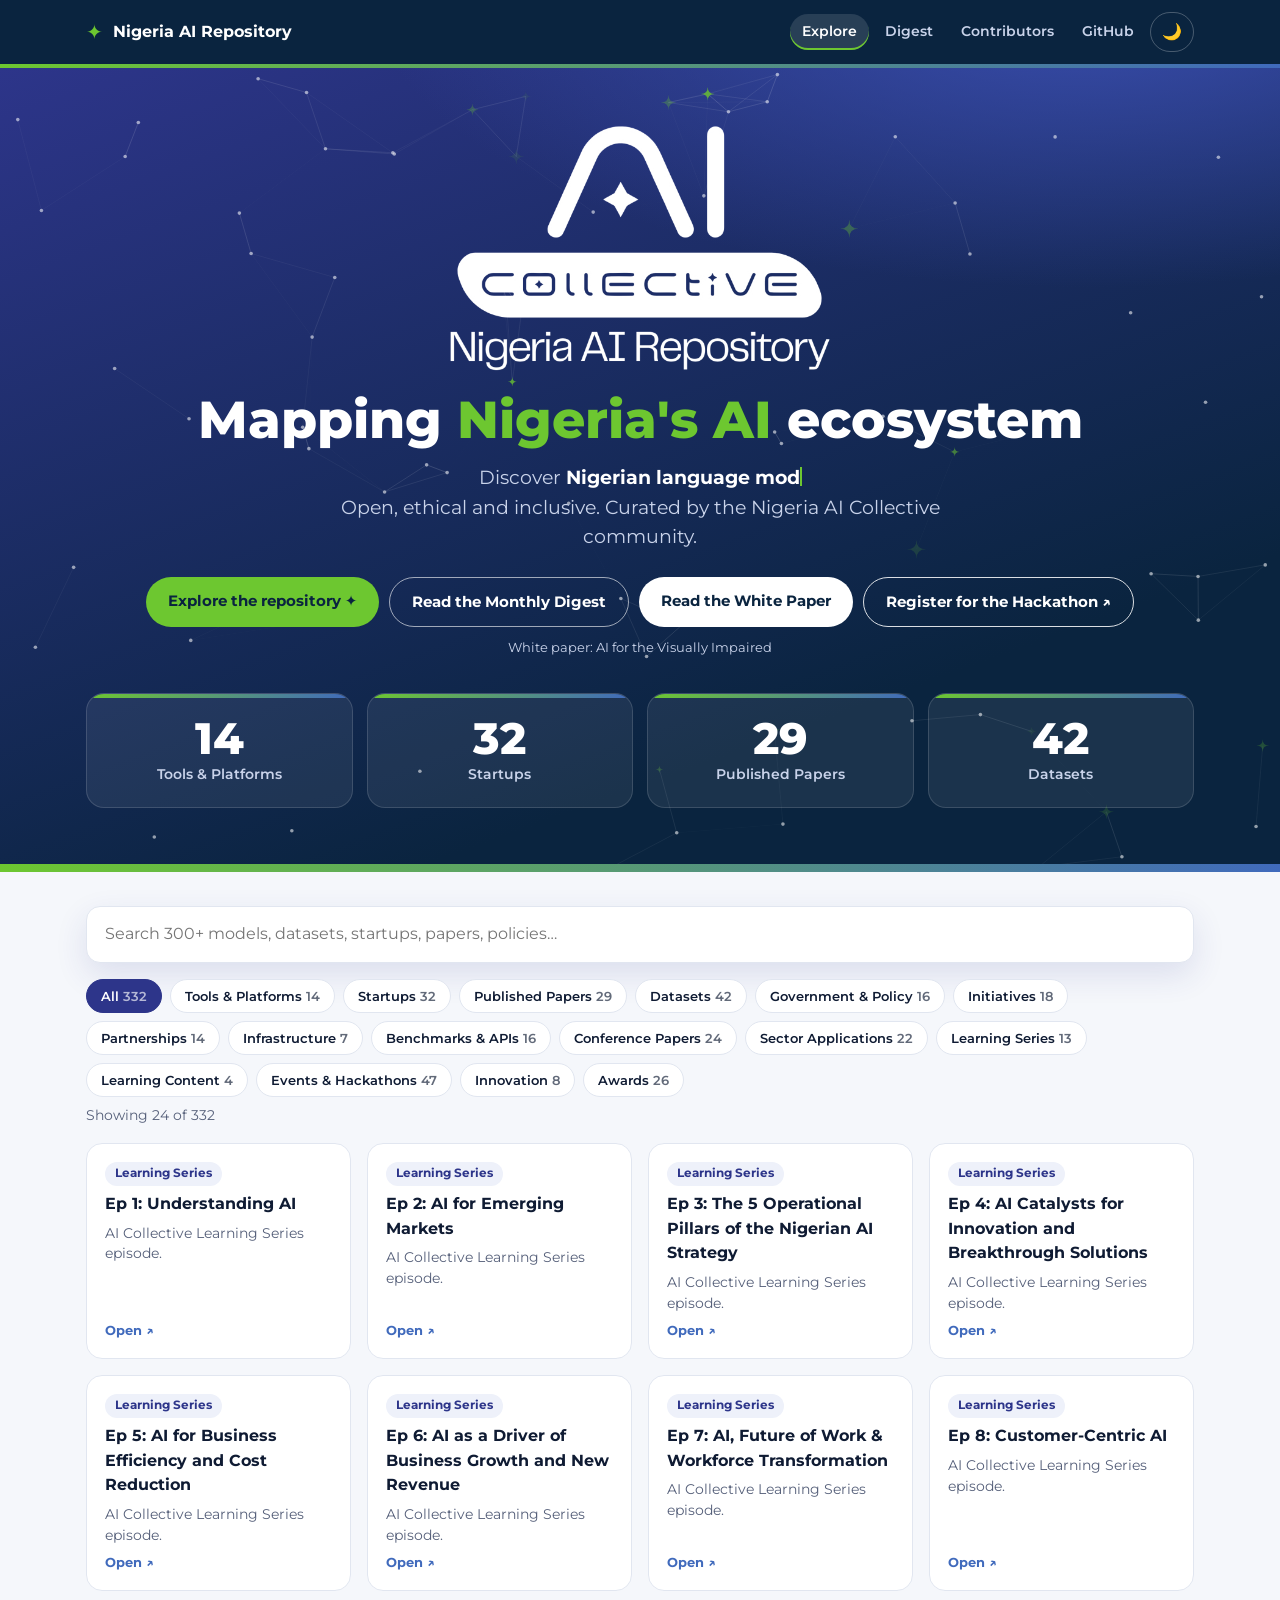
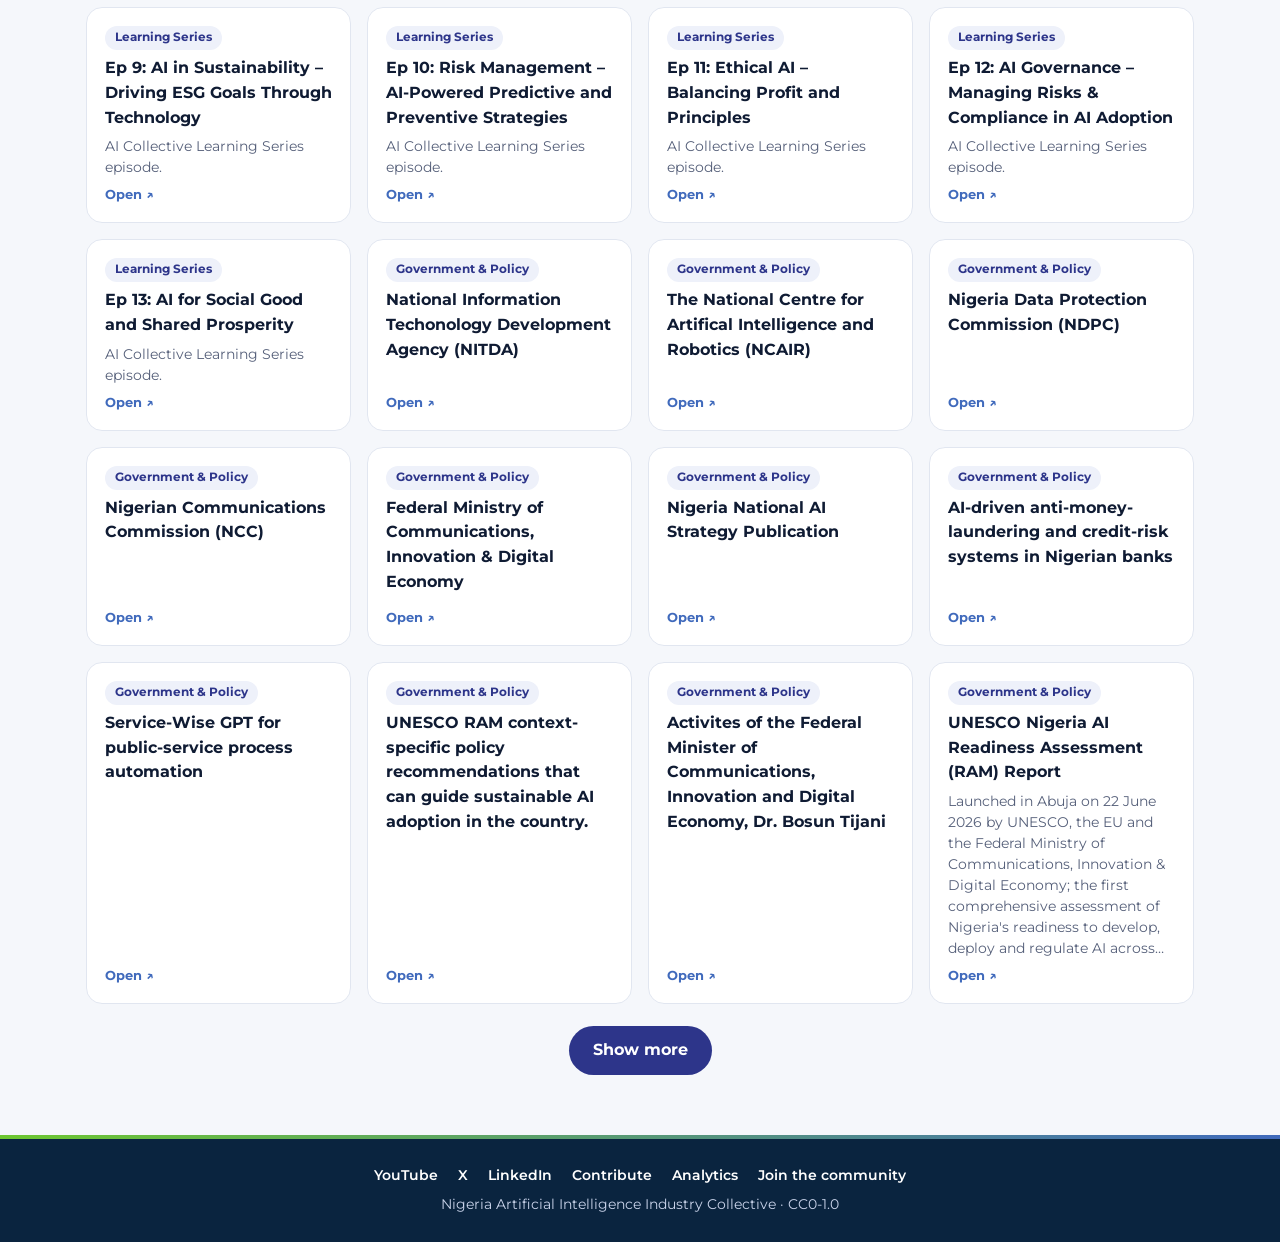
<file: index.html>
<!doctype html>
<html lang="en">
<head>
<meta charset="utf-8">
<meta name="viewport" content="width=device-width, initial-scale=1">
<title>Nigeria AI Repository · AI Collective</title>
<meta name="description" content="A catalogue of the full spectrum of AI advancement in Nigeria, by the Nigeria AI Collective.">
<link rel="preconnect" href="https://fonts.googleapis.com"><link rel="preconnect" href="https://fonts.gstatic.com" crossorigin>
<link href="https://fonts.googleapis.com/css2?family=Montserrat:wght@400;500;600;700;800&display=swap" rel="stylesheet">
<link rel="stylesheet" href="style.css?v=20261030">
</head>
<body>
<nav><div class="wrap">
  <a class="brand" href="index.html"><b class="mark">✦</b><span>Nigeria AI Repository</span></a>
  <div class="links">
    <a href="index.html" class="active">Explore</a>
    <a href="digest.html">Digest</a>
    <a href="contributors.html">Contributors</a>
    <a class="gh" href="https://github.com/aicollectiveng/Nigeria-AI-Repository">GitHub</a>
    <button class="btn" id="themeBtn" aria-label="Toggle dark mode">🌙</button>
  </div>
</div></nav>

<header class="hero">
  <canvas id="bg" aria-hidden="true"></canvas>
  <div class="wrap">
    <img class="logo" src="logo-white.png" alt="AI Collective · Nigeria AI Repository">
    <h1>Mapping <span class="hl">Nigeria's AI</span> ecosystem</h1>
    <p>Discover <span class="typed" id="typed"></span><span class="cursor"></span><br>
      Open, ethical and inclusive. Curated by the Nigeria AI Collective community.</p>
    <div class="cta">
      <a class="primary" href="#explore">Explore the repository ✦</a>
      <a class="ghost" href="digest.html">Read the Monthly Digest</a>
      <a class="paper" id="wpBtn" href="whitepaper.html">Read the White Paper</a>
      <a class="hack" href="https://datasciencenigeria.org/ai-for-visually-impaired-hackathon/" target="_blank" rel="noopener"
         data-goatcounter-click="hackathon-register" data-goatcounter-title="Register for the AI for Visually Impaired Hackathon">Register for the Hackathon ↗</a>
    </div>
    <div class="paper-note" id="wpNote"></div>
    <div class="stats" id="stats"></div>
  </div>
</header>

<main class="explorer wrap" id="explore">
  <input class="search" id="search" type="search" placeholder="Search 300+ models, datasets, startups, papers, policies…" aria-label="Search the repository">
  <div class="chips" id="chips"></div>
  <div class="count" id="count"></div>
  <div class="grid" id="grid"></div>
  <button class="more" id="more" hidden>Show more</button>
</main>

<footer>
  <a href="https://www.youtube.com/@aicollectiveng">YouTube</a>
  <a href="https://x.com/aicollectiveng">X</a>
  <a href="https://www.linkedin.com/company/nigeria-ai-collective/">LinkedIn</a>
  <a href="https://github.com/aicollectiveng/Nigeria-AI-Repository/issues/new?template=contribution.yml">Contribute</a>
  <a href="stats.html">Analytics</a>
  <a href="https://bit.ly/AI-Collective-Com-Onboard">Join the community</a>
  <div style="margin-top:8px">Nigeria Artificial Intelligence Industry Collective · CC0-1.0</div>
</footer>

<script src="data.js"></script>
<script src="common.js"></script>
<script>
// White paper button (link and live download count come from common.js)
const wpBtn = document.getElementById('wpBtn');
wpBtn.title = WHITEPAPER.title;
document.getElementById('wpNote').textContent = `White paper: ${WHITEPAPER.title}`;

// Typing effect
const words = ["Nigerian language models.","open African datasets.","AI startups.","published research.","national AI policy.","data centres and compute."];
(function type(w=0,c=0,del=false){
  const el = document.getElementById('typed'), word = words[w];
  el.textContent = word.slice(0,c);
  if(!del && c<word.length) return setTimeout(()=>type(w,c+1,false),70);
  if(!del) return setTimeout(()=>type(w,c,true),1500);
  if(c>0) return setTimeout(()=>type(w,c-1,true),35);
  setTimeout(()=>type((w+1)%words.length,0,false),250);
})();

// The four headline numbers — counted live from the README data
const STAT_CATS = ["Tools & Platforms","Startups","Published Papers","Datasets"];
const statsEl = document.getElementById('stats');
statsEl.innerHTML = STAT_CATS.map(c => {
  const n = RESOURCES.filter(r => r[0] === c).length;
  return `<a class="stat" href="#explore" data-c="${c}"><b data-to="${n}">0</b><span>${c}</span></a>`;
}).join('');
const io = new IntersectionObserver(es => es.forEach(e => { if(!e.isIntersecting) return;
  const el = e.target, to = +el.dataset.to, t0 = performance.now();
  (function tick(t){ const p = Math.min((t-t0)/1400,1); el.textContent = Math.round(to*(1-Math.pow(1-p,3))); if(p<1) requestAnimationFrame(tick); })(t0);
  io.unobserve(el); }));
statsEl.querySelectorAll('b').forEach(b => io.observe(b));
statsEl.onclick = e => { const s = e.target.closest('.stat'); if(s) setCat(s.dataset.c); };

// Search + filter + paging
let active = "All", shown = 24;
const esc = s => String(s).replace(/[&<>"]/g, m => ({'&':'&amp;','<':'&lt;','>':'&gt;','"':'&quot;'}[m]));
const chips = document.getElementById('chips');
chips.innerHTML = ["All",...CATEGORIES].map(c => {
  const n = c === "All" ? RESOURCES.length : RESOURCES.filter(r => r[0] === c).length;
  return `<button class="chip${c==="All"?" active":""}" data-c="${esc(c)}">${esc(c)}<i>${n}</i></button>`; }).join('');
chips.onclick = e => { const b = e.target.closest('.chip'); if(b) setCat(b.dataset.c); };
function setCat(c){ active = c; shown = 24;
  chips.querySelectorAll('.chip').forEach(b => b.classList.toggle('active', b.dataset.c === c)); render(); }
const search = document.getElementById('search');
search.oninput = () => { shown = 24; render(); };
document.getElementById('more').onclick = () => { shown += 24; render(); };

function render(){
  const q = search.value.trim().toLowerCase();
  const list = RESOURCES.filter(([cat,name,,desc]) =>
    (active === "All" || cat === active) && (!q || (name+" "+desc+" "+cat).toLowerCase().includes(q)));
  document.getElementById('count').textContent = `Showing ${Math.min(shown,list.length)} of ${list.length}` + (active!=="All" ? ` in ${active}` : "");
  document.getElementById('grid').innerHTML = list.length ? list.slice(0,shown).map(([cat,name,url,desc],i) => `
    <a class="card" href="${esc(url)}" target="_blank" rel="noopener" style="animation-delay:${(i%24)*25}ms">
      <span class="tag">${esc(cat)}</span><h3>${esc(name)}</h3><p>${esc(desc)}</p><span class="go">Open ↗</span>
    </a>`).join('') : `<div class="empty">Nothing found. Try another word.</div>`;
  document.getElementById('more').hidden = list.length <= shown;
}
render();
</script>
</body>
</html>
</file>
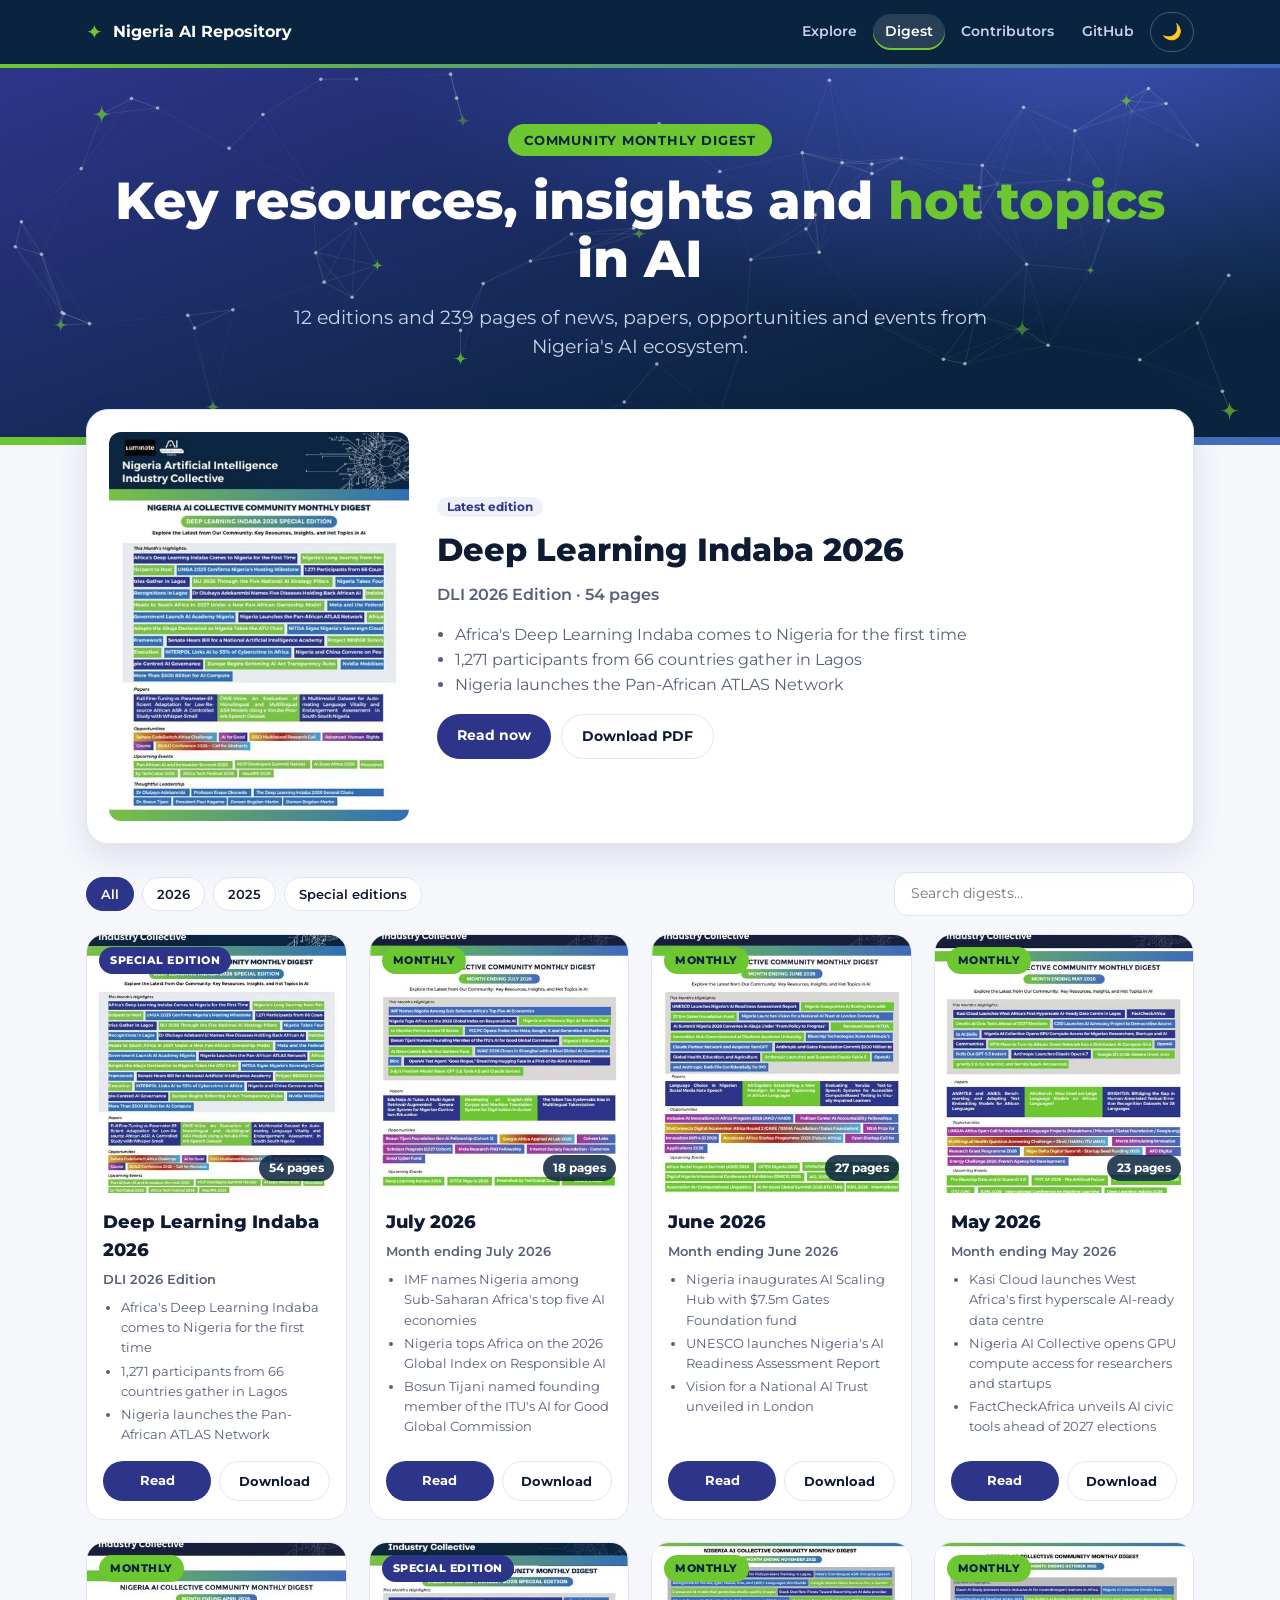
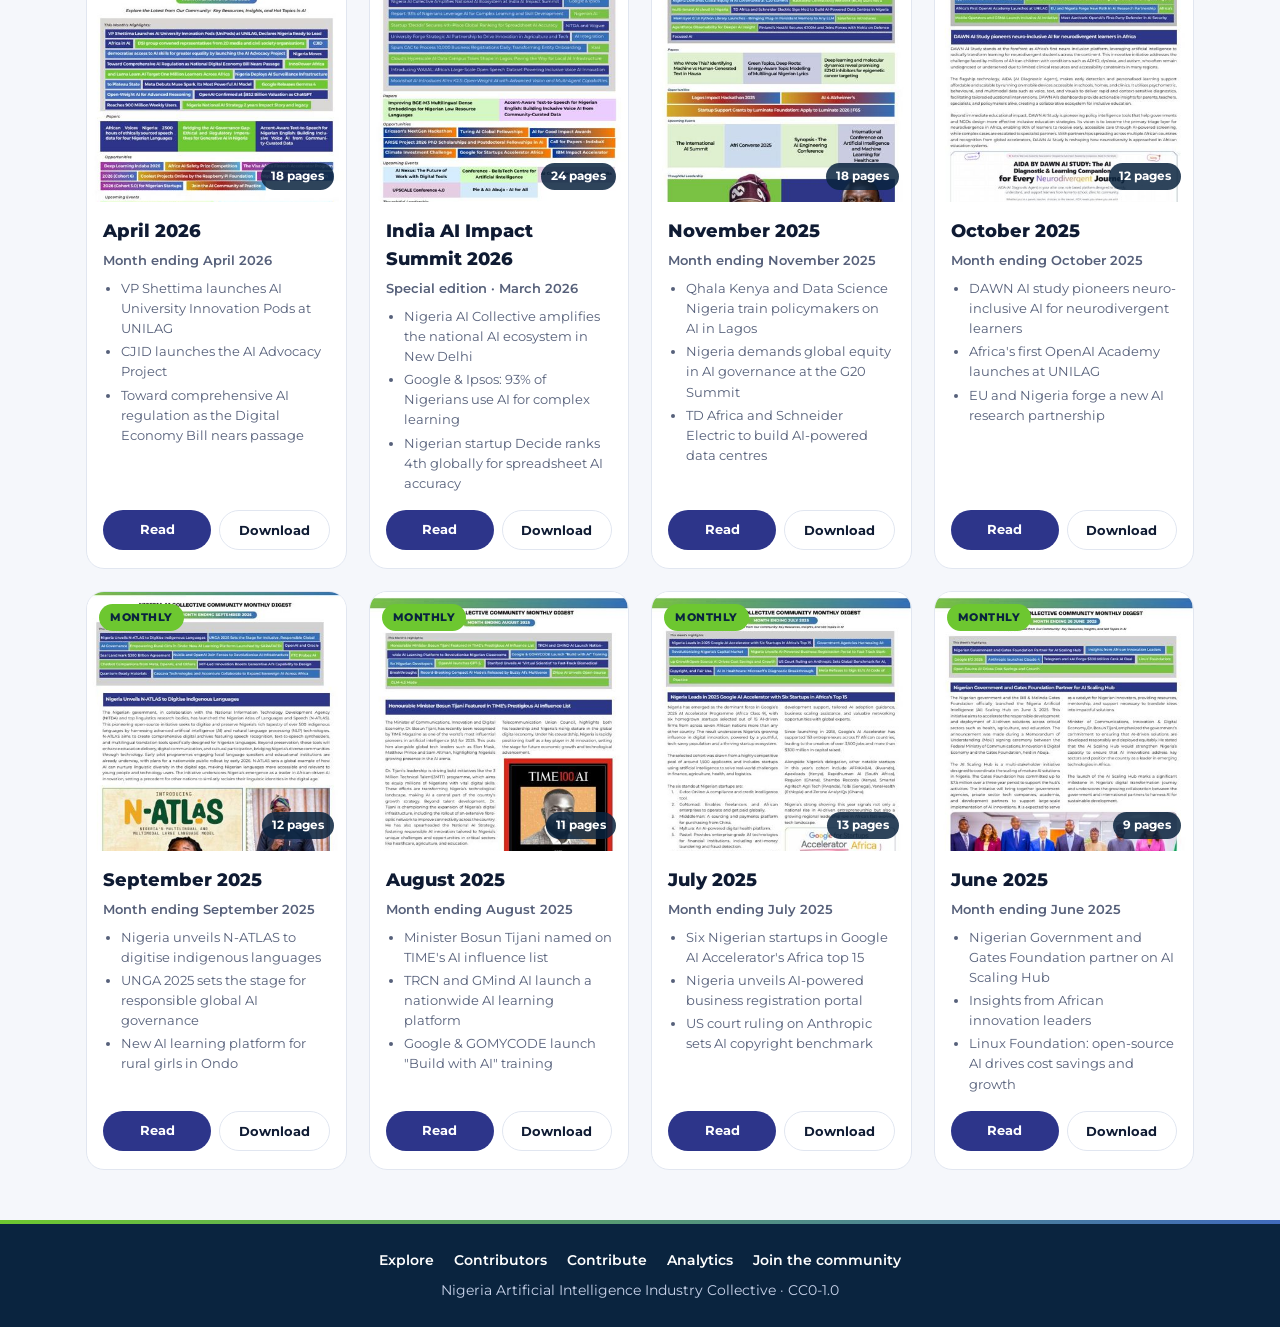
<file: digest.html>
<!doctype html>
<html lang="en">
<head>
<meta charset="utf-8">
<meta name="viewport" content="width=device-width, initial-scale=1">
<title>Monthly Digest · Nigeria AI Repository</title>
<meta name="description" content="Every edition of the Nigeria AI Collective Community Monthly Digest.">
<link rel="preconnect" href="https://fonts.googleapis.com"><link rel="preconnect" href="https://fonts.gstatic.com" crossorigin>
<link href="https://fonts.googleapis.com/css2?family=Montserrat:wght@400;500;600;700;800&display=swap" rel="stylesheet">
<link rel="stylesheet" href="style.css">
</head>
<body>
<nav><div class="wrap">
  <a class="brand" href="index.html"><b class="mark">✦</b><span>Nigeria AI Repository</span></a>
  <div class="links">
    <a href="index.html">Explore</a>
    <a href="digest.html" class="active">Digest</a>
    <a href="contributors.html">Contributors</a>
    <a class="gh" href="https://github.com/aicollectiveng/Nigeria-AI-Repository">GitHub</a>
    <button class="btn" id="themeBtn" aria-label="Toggle dark mode">🌙</button>
  </div>
</div></nav>

<header class="hero" style="padding-bottom:84px">
  <canvas id="bg" aria-hidden="true"></canvas>
  <div class="wrap">
    <div class="eyebrow">Community Monthly Digest</div>
    <h1>Key resources, insights and <span class="hl">hot topics</span> in AI</h1>
    <p id="intro"></p>
  </div>
</header>

<main class="wrap">
  <section class="latest" id="latest"></section>

  <div class="toolbar">
    <div class="chips" id="filters" style="margin:0"></div>
    <input class="search" id="q" type="search" placeholder="Search digests…" aria-label="Search digests" style="max-width:300px;padding:10px 16px;font-size:14px;box-shadow:none">
  </div>
  <div class="digests" id="list"></div>
</main>

<footer>
  <a href="index.html">Explore</a>
  <a href="contributors.html">Contributors</a>
  <a href="https://github.com/aicollectiveng/Nigeria-AI-Repository/issues/new?template=contribution.yml">Contribute</a>
  <a href="stats.html">Analytics</a>
  <a href="https://bit.ly/AI-Collective-Com-Onboard">Join the community</a>
  <div style="margin-top:8px">Nigeria Artificial Intelligence Industry Collective · CC0-1.0</div>
</footer>

<dialog id="viewer" class="viewer" aria-label="Digest preview">
  <button class="vclose" id="vClose" aria-label="Close preview">✕</button>
  <div class="vgrid">
    <div class="vimg" id="vImg"></div>
    <div class="vinfo">
      <span class="tag">Monthly Digest</span>
      <h2 id="vTitle"></h2>
      <div class="sub" id="vSub"></div>
      <ul id="vList"></ul>
      <div class="vactions">
        <a class="read" id="vRead" target="_blank" rel="noopener">Read the digest</a>
        <a class="dl" id="vDl" target="_blank" rel="noopener">Download PDF</a>
      </div>
    </div>
  </div>
</dialog>

<script src="digests.js"></script>
<script src="common.js"></script>
<script>
const esc = s => String(s).replace(/[&<>"]/g, m => ({'&':'&amp;','<':'&lt;','>':'&gt;','"':'&quot;'}[m]));
const all = [...DIGESTS].sort((a,b) => b.sort.localeCompare(a.sort));
const view = d => DIGEST_FOLDER + encodeURIComponent(d.file);
const raw  = d => DIGEST_RAW + encodeURIComponent(d.file);
// Design image for each digest. Order tried:
// 1) the `image` field in digests.js, 2) "<PDF name>.png" in the Monthly Digest folder,
// 3) "<PDF name>.jpg" in the Monthly Digest folder, 4) the PDF cover thumbnail.
const baseName = d => encodeURIComponent(d.file.replace(/\.pdf$/i, ''));
const imgSrcs = d => [d.image, DIGEST_RAW + baseName(d) + '.png', DIGEST_RAW + baseName(d) + '.jpg', d.cover].filter(Boolean);
function nextSrc(img){ const rest = img.dataset.alt ? img.dataset.alt.split('|') : [];
  if(!rest.length){ img.onerror = null; return; } img.src = rest.shift(); img.dataset.alt = rest.join('|'); }
const imgTag = (d, lazy) => { const s = imgSrcs(d);
  return `<img src="${esc(s[0])}" data-alt="${esc(s.slice(1).join('|'))}" onerror="nextSrc(this)" alt="${esc(d.title)} digest design"${lazy?' loading="lazy"':''}>`; };
const totalPages = all.reduce((s,d) => s + d.pages, 0);

document.getElementById('intro').textContent =
  `${all.length} editions and ${totalPages} pages of news, papers, opportunities and events from Nigeria's AI ecosystem.`;

// Latest edition spotlight
const L = all[0];
document.getElementById('latest').innerHTML = `
  <button class="peek" data-i="0" aria-label="Preview the ${esc(L.title)} digest">${imgTag(L,false)}<span class="zoom">Preview ⤢</span></button>
  <div>
    <span class="tag">Latest edition</span>
    <h2>${esc(L.title)}</h2>
    <div style="color:var(--muted);font-weight:600">${esc(L.label)} · ${L.pages} pages</div>
    <ul>${L.highlights.map(h => `<li>${esc(h)}</li>`).join('')}</ul>
    <div class="actions">
      <a class="primary" style="background:var(--navy);color:#fff" href="${view(L)}" target="_blank" rel="noopener">Read now</a>
      <a style="border:1.5px solid var(--line)" href="${raw(L)}" download>Download PDF</a>
    </div>
  </div>`;

// Filters: All / Year / Special editions
const years = [...new Set(all.map(d => d.sort.slice(0,4)))];
const opts = ["All", ...years, "Special editions"];
let f = "All";
const filters = document.getElementById('filters');
filters.innerHTML = opts.map(o => `<button class="chip${o==="All"?" active":""}" data-f="${o}">${o}</button>`).join('');
filters.onclick = e => { const b = e.target.closest('.chip'); if(!b) return; f = b.dataset.f;
  filters.querySelectorAll('.chip').forEach(x => x.classList.toggle('active', x === b)); render(); };
document.getElementById('q').oninput = render;

function render(){
  const q = document.getElementById('q').value.trim().toLowerCase();
  const list = all.filter(d =>
    (f === "All" || (f === "Special editions" ? d.edition === "Special" : d.sort.startsWith(f))) &&
    (!q || (d.title+" "+d.label+" "+d.highlights.join(" ")).toLowerCase().includes(q)));
  document.getElementById('list').innerHTML = list.length ? list.map((d,i) => `
    <article class="digest" style="animation-delay:${i*50}ms">
      <button class="thumb" data-i="${all.indexOf(d)}" aria-label="Preview the ${esc(d.title)} digest">
        ${imgTag(d,true)}
        <span class="zoom">Preview ⤢</span>
        <span class="badge ${d.edition==="Special"?"special":""}">${d.edition==="Special"?"Special edition":"Monthly"}</span>
        <span class="pages">${d.pages} pages</span>
      </button>
      <div class="body">
        <h3>${esc(d.title)}</h3>
        <div class="sub">${esc(d.label)}</div>
        <ul>${d.highlights.map(h => `<li>${esc(h)}</li>`).join('')}</ul>
        <div class="actions">
          <a class="read" href="${view(d)}" target="_blank" rel="noopener">Read</a>
          <a class="dl" href="${raw(d)}" download>Download</a>
        </div>
      </div>
    </article>`).join('') : `<div class="empty">No digest matches that search.</div>`;
}
render();

// Preview window: shows the digest's design image before reading or downloading
const dlg = document.getElementById('viewer');
document.body.addEventListener('click', e => {
  const t = e.target.closest('[data-i]'); if(!t) return;
  const d = all[+t.dataset.i];
  document.getElementById('vImg').innerHTML = imgTag(d,false);
  document.getElementById('vTitle').textContent = d.title;
  document.getElementById('vSub').textContent = `${d.label} · ${d.pages} pages`;
  document.getElementById('vList').innerHTML = d.highlights.map(h => `<li>${esc(h)}</li>`).join('');
  document.getElementById('vRead').href = view(d);
  document.getElementById('vDl').href = raw(d);
  dlg.showModal();
});
document.getElementById('vClose').onclick = () => dlg.close();
dlg.addEventListener('click', e => { if(e.target === dlg) dlg.close(); });
</script>
</body>
</html>
</file>
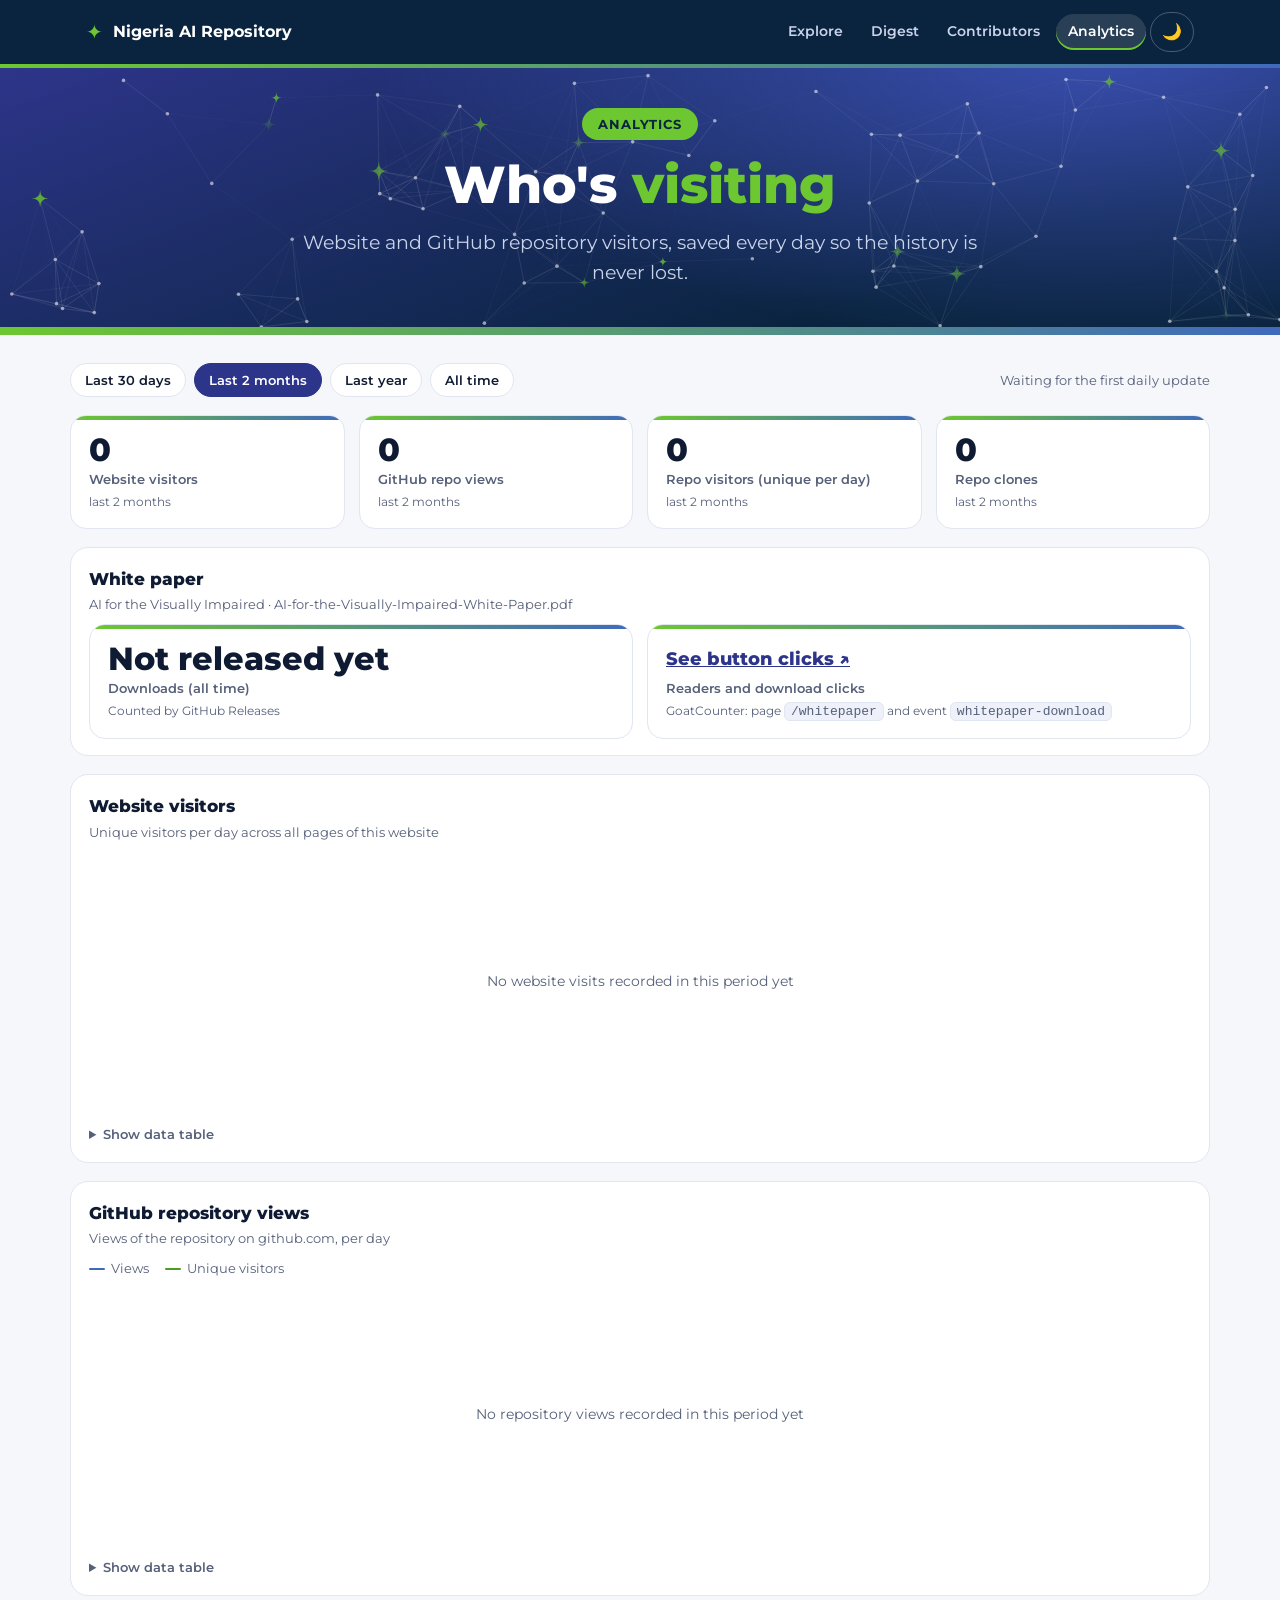
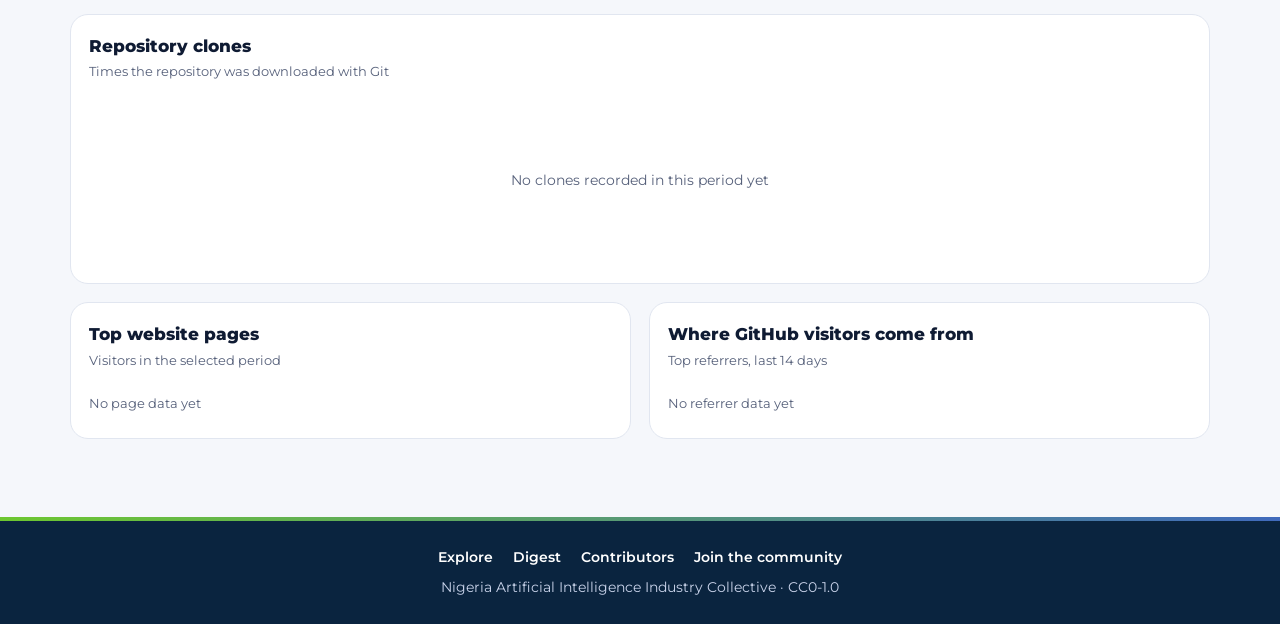
<file: stats.html>
<!doctype html>
<html lang="en">
<head>
<meta charset="utf-8">
<meta name="viewport" content="width=device-width, initial-scale=1">
<title>Analytics · Nigeria AI Repository</title>
<meta name="description" content="Visitor analytics for the Nigeria AI Repository website and GitHub repository.">
<link rel="preconnect" href="https://fonts.googleapis.com"><link rel="preconnect" href="https://fonts.gstatic.com" crossorigin>
<link href="https://fonts.googleapis.com/css2?family=Montserrat:wght@400;500;600;700;800&display=swap" rel="stylesheet">
<link rel="stylesheet" href="style.css">
<style>
  :root{--s1:#406abc;--s2:#4e9a22;--grid:#e6eaf2;--axis:#8a93a8}
  [data-theme="dark"]{--s1:#6d8ee0;--s2:#53a322;--grid:#1d3557;--axis:#7f8ca6}
  .dash{padding:28px 0 60px}
  .filterbar{display:flex;flex-wrap:wrap;gap:10px;align-items:center;justify-content:space-between;margin-bottom:18px}
  .updated{color:var(--muted);font-size:13px}
  .kpis{display:grid;grid-template-columns:repeat(4,1fr);gap:14px;margin-bottom:18px}
  .kpi{background:var(--card);border:1px solid var(--line);border-radius:16px;padding:16px 18px;position:relative;overflow:hidden}
  .kpi::before{content:"";position:absolute;left:0;right:0;top:0;height:4px;background:var(--grad)}
  .kpi .v{font-size:32px;font-weight:800;line-height:1.15;color:var(--text)}
  .kpi .l{font-size:13px;font-weight:600;color:var(--muted)}
  .kpi .d{font-size:12px;color:var(--muted);margin-top:4px}
  .panel{background:var(--card);border:1px solid var(--line);border-radius:18px;padding:18px 18px 12px;margin-bottom:18px}
  .panel h2{margin:0;font-size:17px;font-weight:800}
  .panel .sub{color:var(--muted);font-size:13px;margin:2px 0 10px}
  .legend{display:flex;gap:16px;font-size:13px;color:var(--muted);margin-bottom:6px}
  .legend span{display:inline-flex;align-items:center;gap:6px}
  .legend i{display:inline-block;width:16px;height:2px;border-radius:2px}
  .chart{position:relative;width:100%;height:260px}
  .chart svg{display:block;width:100%;height:100%;overflow:visible}
  .chart .tip{position:absolute;pointer-events:none;background:var(--card);border:1px solid var(--line);box-shadow:var(--shadow);border-radius:10px;padding:8px 10px;font-size:12px;min-width:130px;opacity:0;transition:opacity .1s;z-index:3}
  .tip .t{color:var(--muted);font-weight:600;margin-bottom:4px}
  .tip .r{display:flex;align-items:center;gap:8px}
  .tip .r b{font-size:14px;color:var(--text);min-width:34px}
  .tip .r i{display:inline-block;width:12px;height:2px;border-radius:2px}
  .tip .r span{color:var(--muted)}
  .empty-chart{display:flex;align-items:center;justify-content:center;height:100%;color:var(--muted);font-size:14px;text-align:center;padding:0 20px}
  details{margin-top:6px}
  summary{cursor:pointer;color:var(--muted);font-size:13px;font-weight:600;padding:6px 0}
  table{width:100%;border-collapse:collapse;font-size:13px}
  th,td{text-align:left;padding:7px 8px;border-bottom:1px solid var(--line)}
  th{color:var(--muted);font-weight:700}
  td.n,th.n{text-align:right;font-variant-numeric:tabular-nums}
  .twocol{display:grid;grid-template-columns:1fr 1fr;gap:18px}
  .scroll{max-height:320px;overflow:auto}
  .note{background:var(--chip);border-radius:14px;padding:14px 16px;font-size:14px;color:var(--muted);margin-bottom:18px}
  .note a{color:var(--accent-text);font-weight:700}
  @media (max-width:520px){.links a{padding:6px 6px;font-size:12px}.links{gap:2px}}
  @media (max-width:820px){.kpis{grid-template-columns:repeat(2,1fr)}.twocol{grid-template-columns:1fr}}
</style>
</head>
<body>
<nav><div class="wrap">
  <a class="brand" href="index.html"><b class="mark">✦</b><span>Nigeria AI Repository</span></a>
  <div class="links">
    <a href="index.html">Explore</a>
    <a href="digest.html">Digest</a>
    <a href="contributors.html">Contributors</a>
    <a href="stats.html" class="active">Analytics</a>
    <button class="btn" id="themeBtn" aria-label="Toggle dark mode">🌙</button>
  </div>
</div></nav>

<header class="hero" style="padding:40px 0 48px">
  <canvas id="bg" aria-hidden="true"></canvas>
  <div class="wrap">
    <div class="eyebrow">Analytics</div>
    <h1>Who's <span class="hl">visiting</span></h1>
    <p>Website and GitHub repository visitors, saved every day so the history is never lost.</p>
  </div>
</header>

<main class="wrap dash">
  <div class="filterbar">
    <div class="chips" id="ranges" style="margin:0" role="group" aria-label="Date range">
      <button class="chip" data-r="30">Last 30 days</button>
      <button class="chip active" data-r="60">Last 2 months</button>
      <button class="chip" data-r="365">Last year</button>
      <button class="chip" data-r="all">All time</button>
    </div>
    <div class="updated" id="updated">Loading…</div>
  </div>

  <div class="note" id="note" hidden></div>

  <section class="kpis" id="kpis"></section>

  <section class="panel" id="wpPanel">
    <h2>White paper</h2>
    <div class="sub" id="wpTitle"></div>
    <div class="kpis" style="grid-template-columns:repeat(2,1fr);margin:6px 0 4px">
      <div class="kpi"><div class="v" id="wpDl">–</div><div class="l">Downloads (all time)</div><div class="d">Counted by GitHub Releases</div></div>
      <div class="kpi"><div class="v" style="font-size:18px;padding:8px 0"><a id="wpClicks" target="_blank" rel="noopener" style="color:var(--accent-text)">See button clicks ↗</a></div><div class="l">Readers and download clicks</div><div class="d">GoatCounter: page <code>/whitepaper</code> and event <code>whitepaper-download</code></div></div>
    </div>
  </section>

  <section class="panel">
    <h2>Website visitors</h2>
    <div class="sub" id="siteSub">Unique visitors per day across all pages of this website</div>
    <div class="chart" id="siteChart"></div>
    <details><summary>Show data table</summary><div class="scroll" id="siteTable"></div></details>
  </section>

  <section class="panel">
    <h2>GitHub repository views</h2>
    <div class="sub" id="repoSub">Views of the repository on github.com</div>
    <div class="legend"><span><i style="background:var(--s1)"></i>Views</span><span><i style="background:var(--s2)"></i>Unique visitors</span></div>
    <div class="chart" id="repoChart"></div>
    <details><summary>Show data table</summary><div class="scroll" id="repoTable"></div></details>
  </section>

  <section class="panel">
    <h2>Repository clones</h2>
    <div class="sub">Times the repository was downloaded with Git</div>
    <div class="chart" id="cloneChart" style="height:180px"></div>
  </section>

  <div class="twocol">
    <section class="panel"><h2>Top website pages</h2><div class="sub">Visitors in the selected period</div><div class="scroll" id="pagesTable"></div></section>
    <section class="panel"><h2>Where GitHub visitors come from</h2><div class="sub" id="refSub">Top referrers, last 14 days</div><div class="scroll" id="refTable"></div></section>
  </div>
</main>

<footer>
  <a href="index.html">Explore</a>
  <a href="digest.html">Digest</a>
  <a href="contributors.html">Contributors</a>
  <a href="https://bit.ly/AI-Collective-Com-Onboard">Join the community</a>
  <div style="margin-top:8px">Nigeria Artificial Intelligence Industry Collective · CC0-1.0</div>
</footer>

<script src="common.js"></script>
<script>
const $ = id => document.getElementById(id);
const fmt = n => Number(n || 0).toLocaleString('en-NG');
const DAY = 864e5;

// ---------- data loading ----------
function parseCSV(text){
  const lines = text.trim().split(/\r?\n/); if(lines.length < 2) return [];
  const head = splitRow(lines[0]);
  return lines.slice(1).map(l => { const c = splitRow(l), o = {}; head.forEach((h,i) => o[h] = c[i]); return o; });
}
function splitRow(line){ const out = []; let cur = '', q = false;
  for(let i=0;i<line.length;i++){ const ch = line[i];
    if(q){ if(ch === '"' && line[i+1] === '"'){ cur += '"'; i++; } else if(ch === '"') q = false; else cur += ch; }
    else if(ch === '"') q = true; else if(ch === ',') { out.push(cur); cur = ''; } else cur += ch; }
  out.push(cur); return out; }
const load = f => fetch(STATS_RAW + f + '?t=' + Math.floor(Date.now()/3e5)).then(r => r.ok ? r.text() : '').then(parseCSV).catch(() => []);

// White paper downloads (live, all time)
document.getElementById('wpTitle').textContent = `${WHITEPAPER.title} · ${WHITEPAPER.file}`;
whitepaperDownloads().then(n => { document.getElementById('wpDl').textContent = n === null ? 'Not released yet' : fmt(n); });
document.getElementById('wpClicks').href = SITE.goatcounter ? `https://${SITE.goatcounter}.goatcounter.com` : '#';

let D = {}, range = "60";
Promise.all(['site_daily.csv','site_pages.csv','repo_views.csv','repo_clones.csv','repo_referrers.csv'].map(load))
  .then(([site, pages, views, clones, refs]) => {
    D = { site, pages, views, clones, refs };
    fetch(STATS_RAW + 'summary.json?t=' + Date.now()).then(r => r.ok ? r.json() : null).then(s => {
      $('updated').textContent = s ? `Updated ${new Date(s.updated).toLocaleString('en-GB',{dateStyle:'medium',timeStyle:'short'})} · refreshes daily` : 'Waiting for the first daily update';
      const code = (s && s.goatcounter) || SITE.goatcounter;
      const notes = [];
      if(!site.length) notes.push('Website visitor numbers will appear after GoatCounter is set up and the daily update has run.');
      if(!views.length) notes.push('GitHub repository numbers will appear after the daily update has run for the first time.');
      if(code) notes.push(`Countries, devices, browsers and referrers for the website are in the <a href="https://${code}.goatcounter.com" target="_blank" rel="noopener">full GoatCounter dashboard ↗</a>.`);
      if(notes.length){ $('note').innerHTML = notes.join('<br>'); $('note').hidden = false; }
    }).catch(() => { $('updated').textContent = 'Waiting for the first daily update'; });
    render();
  });

$('ranges').onclick = e => { const b = e.target.closest('.chip'); if(!b) return; range = b.dataset.r;
  $('ranges').querySelectorAll('.chip').forEach(x => x.classList.toggle('active', x === b)); render(); };

// ---------- helpers ----------
function cutoff(){ if(range === 'all') return null; const d = new Date(); d.setUTCHours(0,0,0,0); return new Date(d - (+range - 1) * DAY); }
function inRange(rows){ const c = cutoff(); return c ? rows.filter(r => new Date(r.date + 'T00:00:00Z') >= c) : rows; }
function series(rows, field){ return rows.map(r => ({ x: new Date(r.date + 'T00:00:00Z'), y: +r[field] || 0 })).sort((a,b) => a.x - b.x); }
// fill missing days with 0, and group by week for long periods so the line stays readable
function shape(points){
  if(!points.length) return { pts: [], unit: 'day' };
  const start = cutoff() || points[0].x, end = new Date(new Date().setUTCHours(0,0,0,0));
  const map = new Map(points.map(p => [+p.x, p.y])), filled = [];
  for(let t = +start; t <= +end; t += DAY) filled.push({ x: new Date(t), y: map.get(t) || 0 });
  if(filled.length <= 92) return { pts: filled, unit: 'day' };
  // whole weeks counted back from today, so no week is cut short
  const weeks = [];
  for(let e = filled.length; e - 7 >= 0; e -= 7){
    const chunk = filled.slice(e - 7, e); weeks.unshift({ x: chunk[0].x, y: chunk.reduce((s,p) => s + p.y, 0) }); }
  return { pts: weeks, unit: 'week' };
}
const sum = (rows, f) => rows.reduce((s,r) => s + (+r[f] || 0), 0);

// ---------- render ----------
function render(){
  const site = inRange(D.site), views = inRange(D.views), clones = inRange(D.clones);
  const label = { '30':'last 30 days', '60':'last 2 months', '365':'last year', 'all':'all time' }[range];
  const kpis = [
    [sum(site,'visitors'), 'Website visitors', label],
    [sum(views,'views'), 'GitHub repo views', label],
    [sum(views,'unique_visitors'), 'Repo visitors (unique per day)', label],
    [sum(clones,'clones'), 'Repo clones', label]];
  $('kpis').innerHTML = kpis.map(([v,l,d]) => `<div class="kpi"><div class="v">${fmt(v)}</div><div class="l">${l}</div><div class="d">${d}</div></div>`).join('');

  const s1 = shape(series(site,'visitors'));
  $('siteSub').textContent = `Unique visitors per ${s1.unit} across all pages of this website`;
  lineChart($('siteChart'), [{ name:'Visitors', color:'var(--s1)', pts:s1.pts }], s1.unit, 'No website visits recorded in this period yet');
  table($('siteTable'), ['Date','Visitors'], [...s1.pts].reverse().map(p => [day(p.x, s1.unit), fmt(p.y)]));

  const v1 = shape(series(views,'views')), v2 = shape(series(views,'unique_visitors'));
  $('repoSub').textContent = `Views of the repository on github.com, per ${v1.unit}`;
  lineChart($('repoChart'), [{ name:'Views', color:'var(--s1)', pts:v1.pts }, { name:'Unique visitors', color:'var(--s2)', pts:v2.pts }], v1.unit, 'No repository views recorded in this period yet');
  table($('repoTable'), ['Date','Views','Unique visitors'], [...v1.pts].reverse().map((p,i,a) => [day(p.x, v1.unit), fmt(p.y), fmt(v2.pts[v2.pts.length-1-i]?.y)]));

  const c1 = shape(series(clones,'clones'));
  lineChart($('cloneChart'), [{ name:'Clones', color:'var(--s1)', pts:c1.pts }], c1.unit, 'No clones recorded in this period yet');

  // top pages
  const pages = {}; inRange(D.pages).forEach(r => pages[r.path] = (pages[r.path] || 0) + (+r.visitors || 0));
  const prettyPath = p => p.replace(/^\/Nigeria-AI-Repository/, '').replace(/^\/?$/, '/ (home)').replace(/\.html$/, '');
  table($('pagesTable'), ['Page','Visitors'], Object.entries(pages).sort((a,b) => b[1]-a[1]).map(([p,n]) => [prettyPath(p), fmt(n)]), 'No page data yet');

  // referrers: latest snapshot
  const latest = D.refs.reduce((m,r) => r.date > m ? r.date : m, '');
  $('refSub').textContent = latest ? `Top referrers, 14 days up to ${day(new Date(latest+'T00:00:00Z'),'day')}` : 'Top referrers, last 14 days';
  table($('refTable'), ['Source','Views','Unique'], D.refs.filter(r => r.date === latest).sort((a,b) => b.views - a.views).map(r => [r.referrer, fmt(r.views), fmt(r.unique_visitors)]), 'No referrer data yet');
}
const day = (d, unit) => (unit === 'week' ? 'Week of ' : '') + d.toLocaleDateString('en-GB', { day:'numeric', month:'short', year:'numeric', timeZone:'UTC' });

function table(el, head, rows, empty){
  if(!rows.length){ el.innerHTML = `<p style="color:var(--muted);font-size:13px">${empty || 'No data yet'}</p>`; return; }
  const t = document.createElement('table'), tr = t.createTHead().insertRow();
  head.forEach((h,i) => { const th = document.createElement('th'); th.textContent = h; if(i) th.className = 'n'; tr.appendChild(th); });
  const tb = t.createTBody();
  rows.forEach(r => { const row = tb.insertRow(); r.forEach((c,i) => { const td = row.insertCell(); td.textContent = c; if(i) td.className = 'n'; }); });
  el.replaceChildren(t);
}

// ---------- SVG line chart with crosshair tooltip ----------
function niceMax(v){ // 4 gridlines with round, whole-number steps
  const raw = Math.max(1, v / 4), p = Math.pow(10, Math.floor(Math.log10(raw))), n = raw / p;
  const step = Math.max(1, (n <= 1 ? 1 : n <= 2 ? 2 : n <= 2.5 ? 2.5 : n <= 5 ? 5 : 10) * p); return Math.ceil(step) * 4; }
function lineChart(el, sers, unit, emptyMsg){
  const all = sers.flatMap(s => s.pts);
  if(!all.length || all.every(p => !p.y)){ el.innerHTML = `<div class="empty-chart">${emptyMsg}</div>`; return; }
  const W = el.clientWidth || 800, H = el.clientHeight || 260, m = { t:10, r:16, b:26, l:40 };
  const iw = W - m.l - m.r, ih = H - m.t - m.b, n = sers[0].pts.length;
  const ymax = niceMax(Math.max(...all.map(p => p.y)));
  const X = i => m.l + (n === 1 ? iw/2 : i * iw / (n - 1)), Y = v => m.t + ih - v / ymax * ih;
  const NS = 'http://www.w3.org/2000/svg', svg = document.createElementNS(NS, 'svg');
  svg.setAttribute('viewBox', `0 0 ${W} ${H}`); svg.setAttribute('role','img');
  svg.setAttribute('aria-label', sers.map(s => s.name).join(' and ') + ` per ${unit}`);
  const add = (tag, attrs, parent = svg) => { const e = document.createElementNS(NS, tag); for(const k in attrs) e.setAttribute(k, attrs[k]); parent.appendChild(e); return e; };
  // grid + y labels
  for(let i = 0; i <= 4; i++){ const v = ymax * i / 4, y = Y(v);
    add('line', { x1:m.l, x2:W-m.r, y1:y, y2:y, stroke:'var(--grid)', 'stroke-width':1 });
    const t = add('text', { x:m.l-8, y:y+4, 'text-anchor':'end', 'font-size':11, fill:'var(--axis)' }); t.textContent = fmt(v); }
  // x labels (about 6)
  const step = Math.max(1, Math.ceil(n / 6));
  sers[0].pts.forEach((p,i) => { if(i % step) return;
    const t = add('text', { x:X(i), y:H-6, 'text-anchor':'middle', 'font-size':11, fill:'var(--axis)' });
    t.textContent = p.x.toLocaleDateString('en-GB', { day:'numeric', month:'short', timeZone:'UTC' }); });
  // lines
  sers.forEach(s => {
    const d = s.pts.map((p,i) => (i ? 'L' : 'M') + X(i).toFixed(1) + ' ' + Y(p.y).toFixed(1)).join(' ');
    add('path', { d, fill:'none', stroke:s.color, 'stroke-width':2, 'stroke-linejoin':'round', 'stroke-linecap':'round' });
    if(n === 1) add('circle', { cx:X(0), cy:Y(s.pts[0].y), r:4, fill:s.color });
  });
  // crosshair + tooltip
  const hair = add('line', { y1:m.t, y2:m.t+ih, stroke:'var(--axis)', 'stroke-width':1, 'stroke-dasharray':'3 3', opacity:0 });
  const dots = sers.map(s => add('circle', { r:4.5, fill:s.color, stroke:'var(--card)', 'stroke-width':2, opacity:0 }));
  const hit = add('rect', { x:m.l, y:m.t, width:iw, height:ih, fill:'transparent', tabindex:0 });
  el.replaceChildren(svg);
  const tip = document.createElement('div'); tip.className = 'tip'; el.appendChild(tip);
  function show(i){
    i = Math.max(0, Math.min(n - 1, i));
    hair.setAttribute('x1', X(i)); hair.setAttribute('x2', X(i)); hair.setAttribute('opacity', 1);
    sers.forEach((s,k) => { dots[k].setAttribute('cx', X(i)); dots[k].setAttribute('cy', Y(s.pts[i].y)); dots[k].setAttribute('opacity', 1); });
    tip.replaceChildren();
    const t = document.createElement('div'); t.className = 't'; t.textContent = day(sers[0].pts[i].x, unit); tip.appendChild(t);
    sers.forEach(s => { const r = document.createElement('div'); r.className = 'r';
      const b = document.createElement('b'); b.textContent = fmt(s.pts[i].y);
      const key = document.createElement('i'); key.style.background = s.color;
      const nm = document.createElement('span'); nm.textContent = s.name; r.append(b, key, nm); tip.appendChild(r); });
    const px = X(i) / W * el.clientWidth;
    tip.style.left = Math.min(Math.max(px + 12, 0), el.clientWidth - 150) + 'px'; tip.style.top = '8px'; tip.style.opacity = 1;
  }
  const hide = () => { hair.setAttribute('opacity',0); dots.forEach(d => d.setAttribute('opacity',0)); tip.style.opacity = 0; };
  let cur = n - 1;
  hit.addEventListener('pointermove', e => { const r = svg.getBoundingClientRect(); const x = (e.clientX - r.left) / r.width * W;
    cur = Math.round((x - m.l) / (iw / Math.max(1, n - 1))); show(cur); });
  hit.addEventListener('pointerleave', hide);
  hit.addEventListener('focus', () => show(cur)); hit.addEventListener('blur', hide);
  hit.addEventListener('keydown', e => { if(e.key === 'ArrowLeft') show(--cur); if(e.key === 'ArrowRight') show(++cur); cur = Math.max(0, Math.min(n-1, cur)); });
}
let rt; addEventListener('resize', () => { clearTimeout(rt); rt = setTimeout(() => D.site && render(), 200); });
</script>
</body>
</html>
</file>
<file: style.css>
/* ============================================================
   Nigeria AI Repository — AI Collective brand
   Colours sampled from the AI Collective Monthly Digest covers:
   navy #2D358A · blue #406ABC · green #6DC730 · deep #0A243F
   Typeface: Montserrat
   ============================================================ */
:root{
  --navy:#2d358a;--blue:#406abc;--green:#6dc730;--deep:#0a243f;
  --grad:linear-gradient(90deg,var(--green),var(--blue));
  --bg:#f5f7fb;--card:#ffffff;--text:#0f1b33;--muted:#56607a;--line:#e1e6f0;
  --accent:var(--navy);--accent-text:var(--navy);--chip:#eef1fa;
  --shadow:0 12px 32px rgba(45,53,138,.12);
}
[data-theme="dark"]{
  --bg:#08172b;--card:#0f2340;--text:#eaf0fb;--muted:#a3afc6;--line:#1d3557;
  --accent:#6dc730;--accent-text:#8fd860;--chip:#132c4f;
  --shadow:0 12px 32px rgba(0,0,0,.45);
}
*{box-sizing:border-box}
html{scroll-behavior:smooth}
body{margin:0;font-family:"Montserrat",system-ui,-apple-system,"Segoe UI",Roboto,sans-serif;background:var(--bg);color:var(--text);line-height:1.55;transition:background .3s,color .3s}
a{color:inherit}
.wrap{max-width:1140px;margin:0 auto;padding:0 16px}

/* Nav */
nav{position:sticky;top:0;z-index:20;background:var(--deep);color:#fff;border-bottom:4px solid transparent;border-image:var(--grad) 1}
nav .wrap{display:flex;align-items:center;justify-content:space-between;height:64px;gap:12px}
.brand{font-weight:700;text-decoration:none;display:flex;align-items:center;gap:10px;color:#fff;white-space:nowrap}
.brand .mark{color:var(--green);font-size:20px}
.links{display:flex;gap:4px;align-items:center}
.links a{text-decoration:none;padding:7px 12px;border-radius:999px;color:#c9d3ea;font-size:14px;font-weight:600}
.links a.active,.links a:hover{color:#fff;background:rgba(255,255,255,.12)}
.links a.active{box-shadow:inset 0 -2px 0 var(--green)}
.btn{border:1px solid rgba(255,255,255,.25);background:transparent;color:#fff;padding:7px 11px;border-radius:999px;cursor:pointer;font:inherit}

/* Hero / cover */
.hero{position:relative;overflow:hidden;background:radial-gradient(1200px 500px at 85% -10%,#3a4fb0 0%,transparent 60%),linear-gradient(160deg,var(--navy) 0%,var(--deep) 75%);color:#fff;padding:56px 0 64px}
.hero::after{content:"";position:absolute;left:0;right:0;bottom:0;height:8px;background:var(--grad)}
#bg{position:absolute;inset:0;width:100%;height:100%;z-index:0;opacity:.8}
.hero .wrap{position:relative;z-index:1;text-align:center}
.logo{width:min(380px,74vw);display:block;margin:0 auto 18px}
.eyebrow{display:inline-block;background:var(--green);color:#0a243f;font-weight:700;font-size:13px;letter-spacing:.06em;text-transform:uppercase;padding:6px 16px;border-radius:999px;margin-bottom:16px}
.hero h1{font-size:clamp(28px,5.4vw,52px);line-height:1.12;margin:0 0 14px;font-weight:800}
.hero h1 .hl{color:var(--green)}
.hero p{color:#c9d3ea;font-size:clamp(15px,2.2vw,19px);max-width:700px;margin:0 auto}
.typed{color:#fff;font-weight:700}
.cursor{display:inline-block;width:2px;height:1em;background:var(--green);vertical-align:-2px;animation:blink 1s steps(1) infinite}
@keyframes blink{50%{opacity:0}}
.cta{display:flex;gap:10px;justify-content:center;margin-top:26px;flex-wrap:wrap}
.cta a{padding:12px 22px;border-radius:999px;text-decoration:none;font-weight:700;font-size:15px;transition:transform .15s}
.cta a:hover{transform:translateY(-2px)}
.cta .primary{background:var(--green);color:var(--deep)}
.cta .ghost{border:1.5px solid rgba(255,255,255,.6);color:#fff}

/* Stats */
.stats{display:grid;grid-template-columns:repeat(4,1fr);gap:14px;margin:36px 0 0}
.stat{position:relative;background:rgba(255,255,255,.07);border:1px solid rgba(255,255,255,.14);border-radius:18px;padding:20px 14px;text-align:center;text-decoration:none;color:#fff;overflow:hidden;transition:transform .2s,background .2s}
.stat::before{content:"";position:absolute;left:0;top:0;right:0;height:4px;background:var(--grad)}
.stat:hover{transform:translateY(-4px);background:rgba(255,255,255,.12)}
.stat b{display:block;font-size:clamp(32px,5vw,44px);font-weight:800;line-height:1.1}
.stat span{color:#c9d3ea;font-size:14px;font-weight:600}
@media (max-width:720px){.stats{grid-template-columns:repeat(2,1fr)}}

/* Explorer */
.explorer{padding-top:34px;padding-bottom:60px}
.search{width:100%;padding:15px 18px;border-radius:14px;border:1px solid var(--line);background:var(--card);color:var(--text);font:inherit;font-size:16px;box-shadow:var(--shadow)}
.search:focus{outline:2px solid var(--blue)}
.chips{display:flex;flex-wrap:wrap;gap:8px;margin:16px 0 8px}
.chip{border:1px solid var(--line);background:var(--card);color:var(--text);padding:6px 14px;border-radius:999px;cursor:pointer;font:inherit;font-size:13px;font-weight:600;transition:all .15s}
.chip:hover{border-color:var(--blue)}
.chip.active{background:var(--navy);border-color:var(--navy);color:#fff}
[data-theme="dark"] .chip.active{background:var(--green);border-color:var(--green);color:var(--deep)}
.chip i{font-style:normal;opacity:.65;margin-left:4px}
.count{color:var(--muted);font-size:14px;margin:6px 0 16px}
.grid{display:grid;grid-template-columns:repeat(auto-fill,minmax(260px,1fr));gap:16px}
.card{position:relative;background:var(--card);border:1px solid var(--line);border-radius:16px;padding:18px;text-decoration:none;display:flex;flex-direction:column;gap:6px;transition:transform .2s,box-shadow .2s;animation:pop .35s ease both;overflow:hidden}
.card::before{content:"";position:absolute;left:0;top:0;bottom:0;width:4px;background:var(--grad);opacity:0;transition:opacity .2s}
.card:hover{transform:translateY(-4px);box-shadow:var(--shadow)}
.card:hover::before{opacity:1}
.card h3{margin:0;font-size:16px;font-weight:700}
.card p{margin:0;color:var(--muted);font-size:13.5px;flex:1}
.tag{align-self:flex-start;font-size:11.5px;font-weight:700;padding:3px 10px;border-radius:999px;background:var(--chip);color:var(--accent-text)}
.card .go{font-size:13px;font-weight:700;color:var(--blue)}
[data-theme="dark"] .card .go{color:var(--green)}
@keyframes pop{from{opacity:0;transform:translateY(12px)}to{opacity:1;transform:none}}
.empty{text-align:center;color:var(--muted);padding:40px}
.more{display:block;margin:22px auto 0;border:none;background:var(--navy);color:#fff;padding:12px 24px;border-radius:999px;font:inherit;font-weight:700;cursor:pointer}

/* Digest page */
.toolbar{display:flex;flex-wrap:wrap;gap:10px;align-items:center;justify-content:space-between;margin:28px 0 18px}
.digests{display:grid;grid-template-columns:repeat(auto-fill,minmax(250px,1fr));gap:22px;padding-bottom:50px}
.digest{background:var(--card);border:1px solid var(--line);border-radius:18px;overflow:hidden;display:flex;flex-direction:column;transition:transform .2s,box-shadow .2s;animation:pop .4s ease both}
.digest:hover{transform:translateY(-5px);box-shadow:var(--shadow)}
.digest .thumb{position:relative;display:block;aspect-ratio:17/22;overflow:hidden;background:var(--chip)}
.digest .thumb img{width:100%;height:100%;object-fit:cover;object-position:top;transition:transform .5s}
.digest:hover .thumb img{transform:scale(1.05)}
.digest .badge{position:absolute;top:12px;left:12px;font-size:11px;font-weight:800;letter-spacing:.05em;text-transform:uppercase;padding:5px 11px;border-radius:999px;background:var(--green);color:var(--deep)}
.digest .badge.special{background:var(--navy);color:#fff}
.digest .pages{position:absolute;bottom:12px;right:12px;font-size:12px;font-weight:700;padding:4px 10px;border-radius:999px;background:rgba(10,36,63,.85);color:#fff}
.digest .body{padding:16px 16px 18px;display:flex;flex-direction:column;gap:8px;flex:1}
.digest h3{margin:0;font-size:18px;font-weight:800}
.digest .sub{color:var(--muted);font-size:13px;font-weight:600;margin-top:-4px}
.digest ul{margin:0;padding-left:18px;color:var(--muted);font-size:13px;flex:1}
.digest li{margin-bottom:3px}
.digest .actions{display:flex;gap:8px;margin-top:6px}
.digest .actions a{flex:1;text-align:center;text-decoration:none;font-size:13px;font-weight:700;padding:9px 10px;border-radius:999px}
.digest .read{background:var(--navy);color:#fff}
[data-theme="dark"] .digest .read{background:var(--green);color:var(--deep)}
.digest .dl{border:1.5px solid var(--line)}
.latest{display:grid;grid-template-columns:minmax(200px,300px) 1fr;gap:28px;align-items:center;background:var(--card);border:1px solid var(--line);border-radius:22px;padding:22px;margin-top:-36px;position:relative;z-index:2;box-shadow:var(--shadow)}
.latest img{width:100%;border-radius:12px;display:block;box-shadow:0 8px 24px rgba(0,0,0,.18)}
.latest h2{margin:6px 0 8px;font-size:clamp(22px,3.4vw,32px);font-weight:800}
.latest ul{color:var(--muted);padding-left:18px}
.latest .actions{display:flex;gap:10px;flex-wrap:wrap}
.latest .actions a{text-decoration:none;font-weight:700;padding:11px 20px;border-radius:999px;font-size:14px}
@media (max-width:640px){.latest{grid-template-columns:1fr}.latest img{max-width:240px;margin:0 auto}}

/* Contributors */
.people{display:grid;grid-template-columns:repeat(auto-fill,minmax(210px,1fr));gap:22px;padding:34px 0 40px}
.person{perspective:900px;height:270px}
.flip{position:relative;width:100%;height:100%;transition:transform .6s;transform-style:preserve-3d;cursor:pointer}
.person:hover .flip,.person.flipped .flip{transform:rotateY(180deg)}
.face{position:absolute;inset:0;backface-visibility:hidden;background:var(--card);border:1px solid var(--line);border-radius:18px;display:flex;flex-direction:column;align-items:center;justify-content:center;padding:18px;text-align:center;overflow:hidden}
.face::before{content:"";position:absolute;left:0;right:0;top:0;height:5px;background:var(--grad)}
.back{transform:rotateY(180deg);gap:10px;background:linear-gradient(160deg,var(--navy),var(--deep));color:#fff;border:none}
.back .role{color:#c9d3ea}
.avatar{width:120px;height:120px;border-radius:50%;object-fit:cover;border:4px solid var(--green);margin-bottom:14px;background:var(--line)}
.initials{width:120px;height:120px;border-radius:50%;display:flex;align-items:center;justify-content:center;font-size:38px;font-weight:800;color:#fff;background:linear-gradient(135deg,var(--navy),var(--blue));border:4px solid var(--green);margin-bottom:14px}
.person h3{margin:0;font-size:16px;font-weight:700}
.person .role{color:var(--muted);font-size:13px}
.back a{text-decoration:none;background:var(--green);color:var(--deep);font-weight:700;padding:8px 16px;border-radius:999px;font-size:13px}
.join{background:var(--card);border:1px dashed var(--blue);border-radius:18px;padding:24px;margin-bottom:60px}
.join ol{margin:8px 0 0;padding-left:20px;color:var(--muted)}
code{background:var(--chip);border:1px solid var(--line);border-radius:6px;padding:1px 6px;font-size:13px}

footer{background:var(--deep);color:#c9d3ea;padding:26px 0;font-size:14px;text-align:center;border-top:4px solid transparent;border-image:var(--grad) 1}
footer a{margin:0 8px;color:#fff;text-decoration:none;font-weight:600}
footer a:hover{color:var(--green)}

.reveal{opacity:0;transform:translateY(24px);transition:all .7s ease}
.reveal.show{opacity:1;transform:none}

@media (max-width:640px){
  .brand span{display:none}
  .links a{padding:6px 8px;font-size:13px}
  .links a.gh{display:none}
}

/* ===== Digest design images + preview window ===== */
.digest .thumb,.latest .peek{border:0;padding:0;margin:0;width:100%;cursor:zoom-in;font:inherit;color:inherit;background:var(--chip)}
.latest .peek{position:relative;display:block;border-radius:12px;overflow:hidden}
.latest .peek img{box-shadow:none;border-radius:0}
.zoom{position:absolute;left:50%;top:50%;transform:translate(-50%,-50%) scale(.9);opacity:0;transition:all .2s;background:rgba(10,36,63,.85);color:#fff;font-weight:700;font-size:13px;padding:8px 14px;border-radius:999px;pointer-events:none}
.digest .thumb:hover .zoom,.latest .peek:hover .zoom,.digest .thumb:focus-visible .zoom{opacity:1;transform:translate(-50%,-50%) scale(1)}
.viewer{border:0;padding:0;border-radius:22px;max-width:min(980px,94vw);width:100%;background:var(--card);color:var(--text);box-shadow:0 30px 80px rgba(0,0,0,.45)}
.viewer::backdrop{background:rgba(8,23,43,.75);backdrop-filter:blur(4px)}
.viewer[open]{animation:pop .25s ease}
.vgrid{display:grid;grid-template-columns:1.2fr 1fr}
.vimg{background:var(--deep);display:flex;align-items:center;justify-content:center;max-height:82vh}
.vimg img{width:100%;max-height:82vh;object-fit:contain;display:block}
.vinfo{padding:28px 26px;display:flex;flex-direction:column;gap:8px;border-top:6px solid transparent;border-image:var(--grad) 1}
.vinfo h2{margin:4px 0 0;font-size:26px;font-weight:800}
.vinfo .sub{color:var(--muted);font-weight:600;font-size:14px}
.vinfo ul{color:var(--muted);padding-left:18px;font-size:14px;flex:1}
.vactions{display:flex;flex-direction:column;gap:10px}
.vactions a{text-align:center;text-decoration:none;font-weight:700;padding:12px 16px;border-radius:999px;font-size:14px}
.vactions .read{background:var(--navy);color:#fff}
[data-theme="dark"] .vactions .read{background:var(--green);color:var(--deep)}
.vactions .dl{border:1.5px solid var(--line)}
.vclose{position:absolute;top:12px;right:12px;z-index:2;width:38px;height:38px;border-radius:50%;border:0;background:rgba(10,36,63,.85);color:#fff;font-size:16px;cursor:pointer}
@media (max-width:720px){.vgrid{grid-template-columns:1fr}.vimg,.vimg img{max-height:55vh}}

/* Contribute options */
.ways{display:grid;grid-template-columns:1fr 1fr;gap:16px;margin-top:14px}
.way{background:var(--bg);border:1px solid var(--line);border-radius:16px;padding:18px;display:flex;flex-direction:column;gap:8px}
.way h3{margin:0;font-size:17px}
.way p{margin:0;color:var(--muted);font-size:14px;flex:1}
.wbtn{align-self:flex-start;text-decoration:none;font-weight:700;font-size:14px;padding:10px 18px;border-radius:999px;border:1.5px solid var(--line)}
.wbtn.primary{background:var(--green);color:var(--deep);border-color:var(--green)}
@media (max-width:640px){.ways{grid-template-columns:1fr}}

/* Design images are square */
.digest .thumb{aspect-ratio:1/1}
.digest .thumb img{object-position:center}

/* White paper button */
.cta .paper{background:#fff;color:var(--deep)}
.paper-note{margin-top:10px;font-size:13px;color:#c9d3ea;min-height:1em}

/* Hackathon button */
.cta .hack{border:1.5px solid rgba(255,255,255,.85);color:#fff}
.cta .hack:hover{background:var(--green);border-color:var(--green);color:var(--deep)}
</file>
